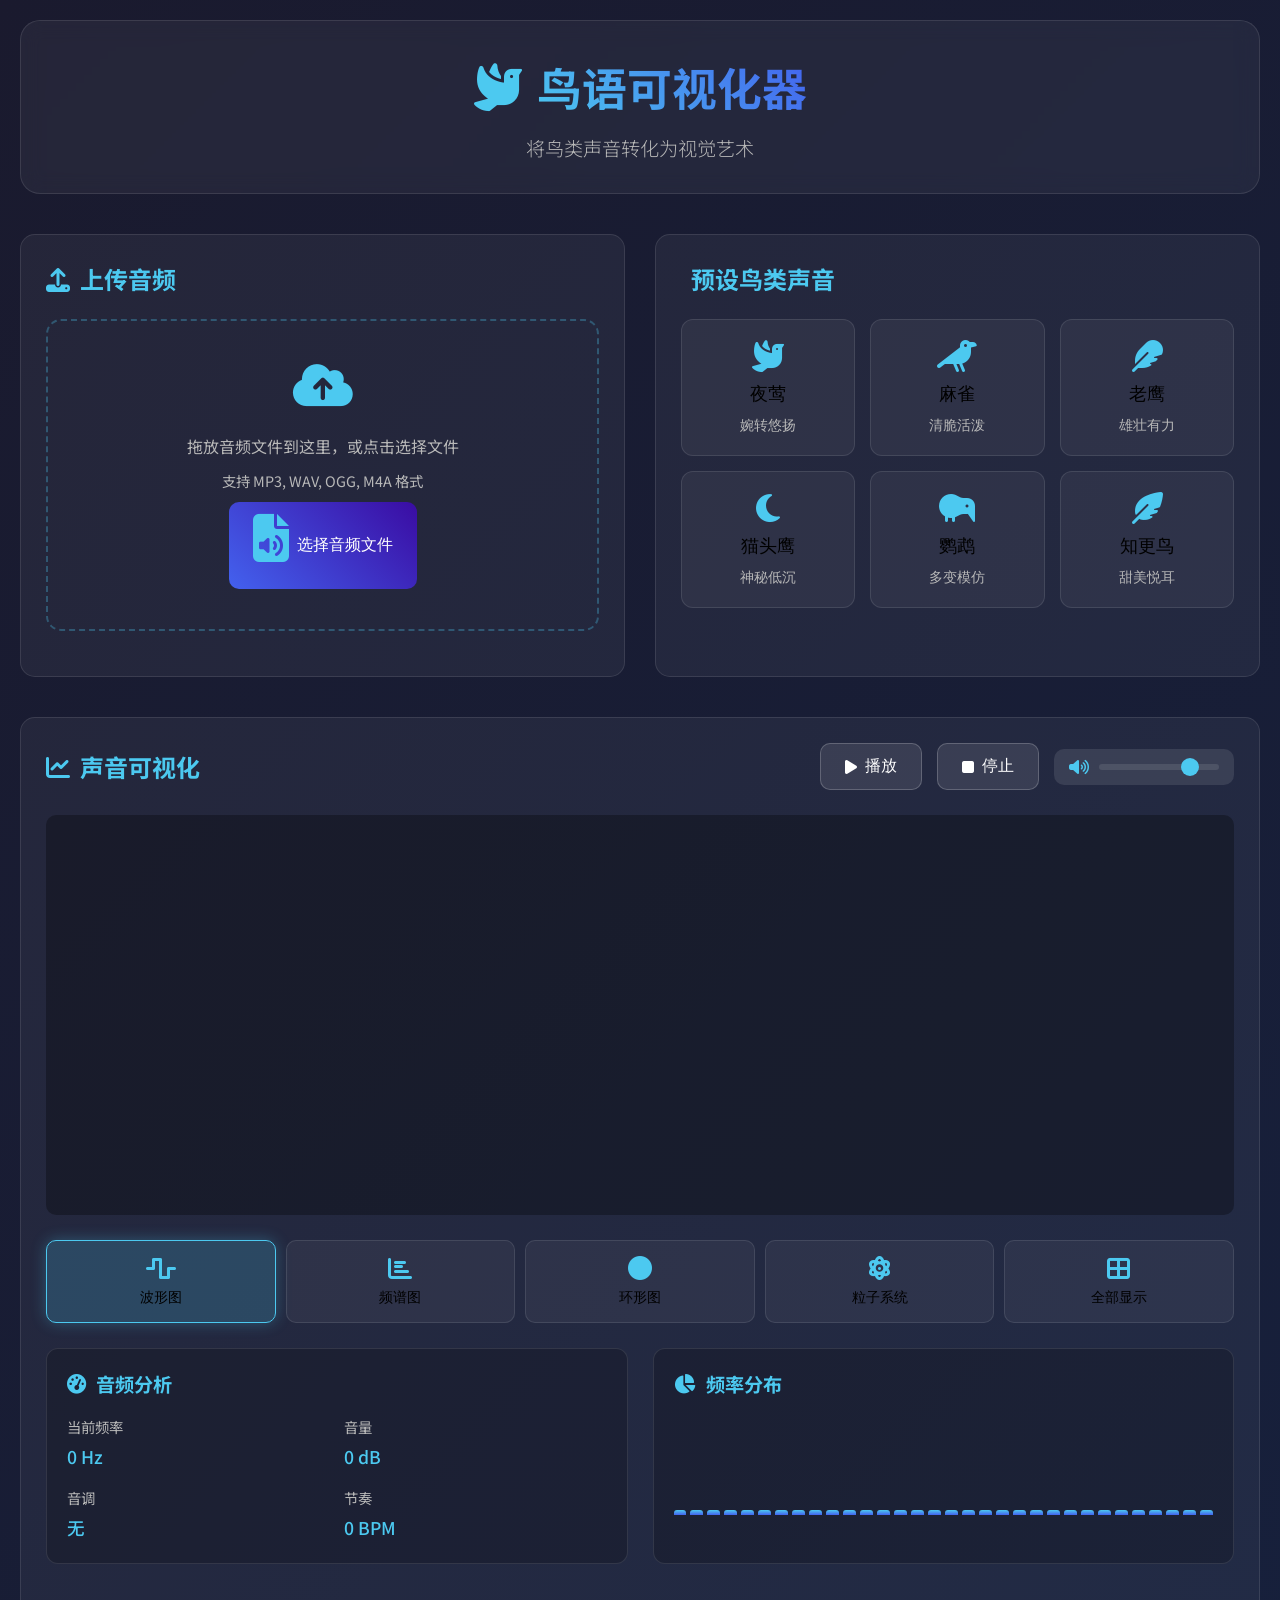
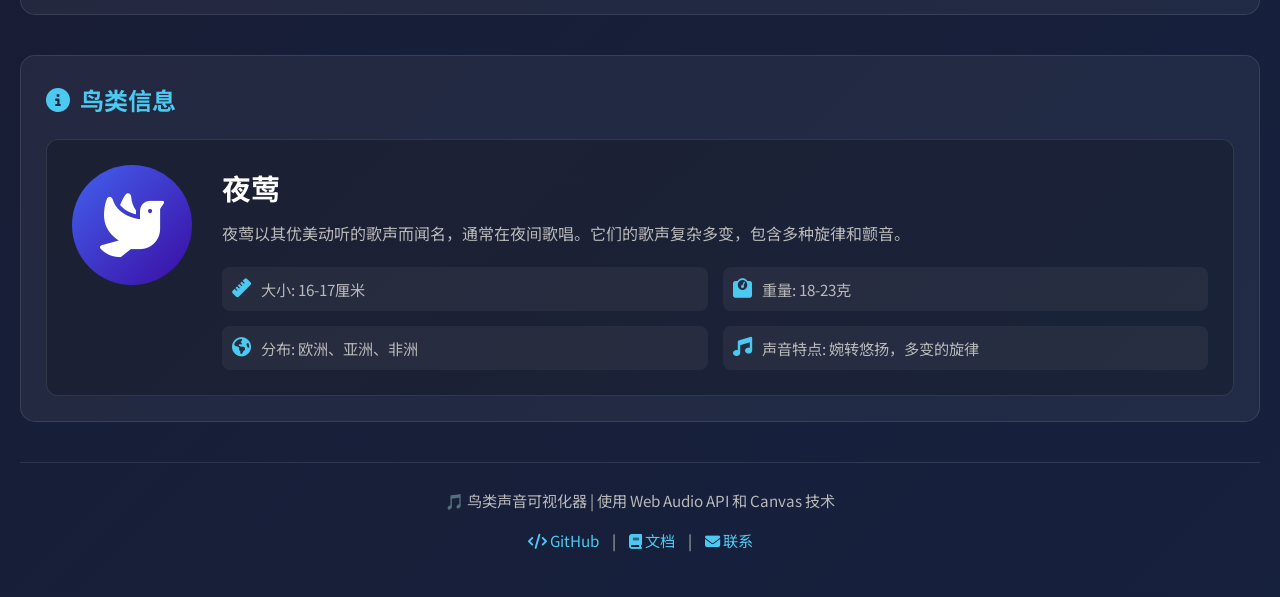
<file: index.html>
<!DOCTYPE html>
<html lang="zh-CN">
<head>
    <meta charset="UTF-8">
    <meta name="viewport" content="width=device-width, initial-scale=1.0">
    <title>鸟类声音可视化 - 鸟语可视化器</title>
    <link rel="stylesheet" href="style.css">
    <link rel="stylesheet" href="https://cdnjs.cloudflare.com/ajax/libs/font-awesome/6.4.0/css/all.min.css">
    <link href="https://fonts.googleapis.com/css2?family=Noto+Sans+SC:wght@300;400;500;700&display=swap" rel="stylesheet">
</head>
<body>
    <div class="container">
        <!-- 头部 -->
        <header class="header">
            <div class="logo">
                <i class="fas fa-dove"></i>
                <h1>鸟语可视化器</h1>
            </div>
            <p class="subtitle">将鸟类声音转化为视觉艺术</p>
        </header>

        <!-- 主内容区 -->
        <main class="main-content">
            <!-- 控制面板 -->
            <div class="control-panel">
                <div class="upload-section">
                    <h2><i class="fas fa-upload"></i> 上传音频</h2>
                    <div class="upload-area" id="uploadArea">
                        <i class="fas fa-cloud-upload-alt"></i>
                        <p>拖放音频文件到这里，或点击选择文件</p>
                        <p class="file-types">支持 MP3, WAV, OGG, M4A 格式</p>
                        <input type="file" id="fileInput" accept="audio/*" hidden>
                        <button class="btn btn-primary" onclick="document.getElementById('fileInput').click()">
                            <i class="fas fa-file-audio"></i> 选择音频文件
                        </button>
                    </div>
                    <div class="file-info" id="fileInfo" style="display: none;">
                        <p><i class="fas fa-music"></i> 已选择: <span id="fileName"></span></p>
                        <p><i class="fas fa-clock"></i> 时长: <span id="fileDuration"></span></p>
                        <p><i class="fas fa-hdd"></i> 大小: <span id="fileSize"></span></p>
                    </div>
                </div>

                <div class="preset-sounds">
                    <h2><i class="fas fa-bird"></i> 预设鸟类声音</h2>
                    <div class="sound-grid">
                        <button class="sound-btn" data-src="nightingale" onclick="loadPresetSound('nightingale')">
                            <i class="fas fa-dove"></i>
                            <span>夜莺</span>
                            <small>婉转悠扬</small>
                        </button>
                        <button class="sound-btn" data-src="sparrow" onclick="loadPresetSound('sparrow')">
                            <i class="fas fa-crow"></i>
                            <span>麻雀</span>
                            <small>清脆活泼</small>
                        </button>
                        <button class="sound-btn" data-src="eagle" onclick="loadPresetSound('eagle')">
                            <i class="fas fa-feather"></i>
                            <span>老鹰</span>
                            <small>雄壮有力</small>
                        </button>
                        <button class="sound-btn" data-src="owl" onclick="loadPresetSound('owl')">
                            <i class="fas fa-moon"></i>
                            <span>猫头鹰</span>
                            <small>神秘低沉</small>
                        </button>
                        <button class="sound-btn" data-src="parrot" onclick="loadPresetSound('parrot')">
                            <i class="fas fa-kiwi-bird"></i>
                            <span>鹦鹉</span>
                            <small>多变模仿</small>
                        </button>
                        <button class="sound-btn" data-src="robin" onclick="loadPresetSound('robin')">
                            <i class="fas fa-feather-alt"></i>
                            <span>知更鸟</span>
                            <small>甜美悦耳</small>
                        </button>
                    </div>
                </div>
            </div>

            <!-- 可视化区域 -->
            <div class="visualization-section">
                <div class="viz-header">
                    <h2><i class="fas fa-chart-line"></i> 声音可视化</h2>
                    <div class="viz-controls">
                        <button class="btn btn-secondary" id="playBtn" onclick="togglePlay()">
                            <i class="fas fa-play"></i> 播放
                        </button>
                        <button class="btn btn-secondary" onclick="stopAudio()">
                            <i class="fas fa-stop"></i> 停止
                        </button>
                        <div class="volume-control">
                            <i class="fas fa-volume-up"></i>
                            <input type="range" id="volumeSlider" min="0" max="100" value="80" oninput="changeVolume(this.value)">
                        </div>
                    </div>
                </div>

                <!-- 可视化画布 -->
                <div class="viz-canvas-container">
                    <canvas id="waveformCanvas"></canvas>
                    <canvas id="spectrumCanvas"></canvas>
                    <canvas id="circularCanvas"></canvas>
                    <canvas id="particleCanvas"></canvas>
                </div>

                <!-- 可视化模式选择 -->
                <div class="viz-mode-selector">
                    <button class="mode-btn active" data-mode="waveform" onclick="setVisualizationMode('waveform')">
                        <i class="fas fa-wave-square"></i>
                        <span>波形图</span>
                    </button>
                    <button class="mode-btn" data-mode="spectrum" onclick="setVisualizationMode('spectrum')">
                        <i class="fas fa-chart-bar"></i>
                        <span>频谱图</span>
                    </button>
                    <button class="mode-btn" data-mode="circular" onclick="setVisualizationMode('circular')">
                        <i class="fas fa-circle"></i>
                        <span>环形图</span>
                    </button>
                    <button class="mode-btn" data-mode="particle" onclick="setVisualizationMode('particle')">
                        <i class="fas fa-atom"></i>
                        <span>粒子系统</span>
                    </button>
                    <button class="mode-btn" data-mode="all" onclick="setVisualizationMode('all')">
                        <i class="fas fa-th-large"></i>
                        <span>全部显示</span>
                    </button>
                </div>

                <!-- 音频分析信息 -->
                <div class="audio-info">
                    <div class="info-card">
                        <h3><i class="fas fa-tachometer-alt"></i> 音频分析</h3>
                        <div class="info-grid">
                            <div class="info-item">
                                <span class="info-label">当前频率</span>
                                <span class="info-value" id="currentFreq">0 Hz</span>
                            </div>
                            <div class="info-item">
                                <span class="info-label">音量</span>
                                <span class="info-value" id="currentVolume">0 dB</span>
                            </div>
                            <div class="info-item">
                                <span class="info-label">音调</span>
                                <span class="info-value" id="currentPitch">无</span>
                            </div>
                            <div class="info-item">
                                <span class="info-label">节奏</span>
                                <span class="info-value" id="currentTempo">0 BPM</span>
                            </div>
                        </div>
                    </div>

                    <div class="info-card">
                        <h3><i class="fas fa-chart-pie"></i> 频率分布</h3>
                        <div class="frequency-bars" id="frequencyBars">
                            <!-- 频率条将通过JavaScript动态生成 -->
                        </div>
                    </div>
                </div>
            </div>

            <!-- 鸟类信息 -->
            <div class="bird-info-section">
                <h2><i class="fas fa-info-circle"></i> 鸟类信息</h2>
                <div class="bird-info-card" id="birdInfo">
                    <div class="bird-image">
                        <i class="fas fa-dove"></i>
                    </div>
                    <div class="bird-details">
                        <h3 id="birdName">选择一种鸟类</h3>
                        <p id="birdDescription">点击上面的鸟类按钮查看详细信息</p>
                        <div class="bird-stats">
                            <div class="stat">
                                <i class="fas fa-ruler"></i>
                                <span>大小: <span id="birdSize">-</span></span>
                            </div>
                            <div class="stat">
                                <i class="fas fa-weight"></i>
                                <span>重量: <span id="birdWeight">-</span></span>
                            </div>
                            <div class="stat">
                                <i class="fas fa-globe-americas"></i>
                                <span>分布: <span id="birdHabitat">-</span></span>
                            </div>
                            <div class="stat">
                                <i class="fas fa-music"></i>
                                <span>声音特点: <span id="birdSoundChar">-</span></span>
                            </div>
                        </div>
                    </div>
                </div>
            </div>
        </main>

        <!-- 底部 -->
        <footer class="footer">
            <p>🎵 鸟类声音可视化器 | 使用 Web Audio API 和 Canvas 技术</p>
            <p class="footer-links">
                <a href="#"><i class="fas fa-code"></i> GitHub</a> | 
                <a href="#"><i class="fas fa-book"></i> 文档</a> | 
                <a href="#"><i class="fas fa-envelope"></i> 联系</a>
            </p>
        </footer>
    </div>

    <!-- 音频播放器（隐藏） -->
    <audio id="audioPlayer" controls style="display: none;"></audio>

    <!-- JavaScript -->
    <script src="visualizer.js"></script>
</body>
</html>
</file>
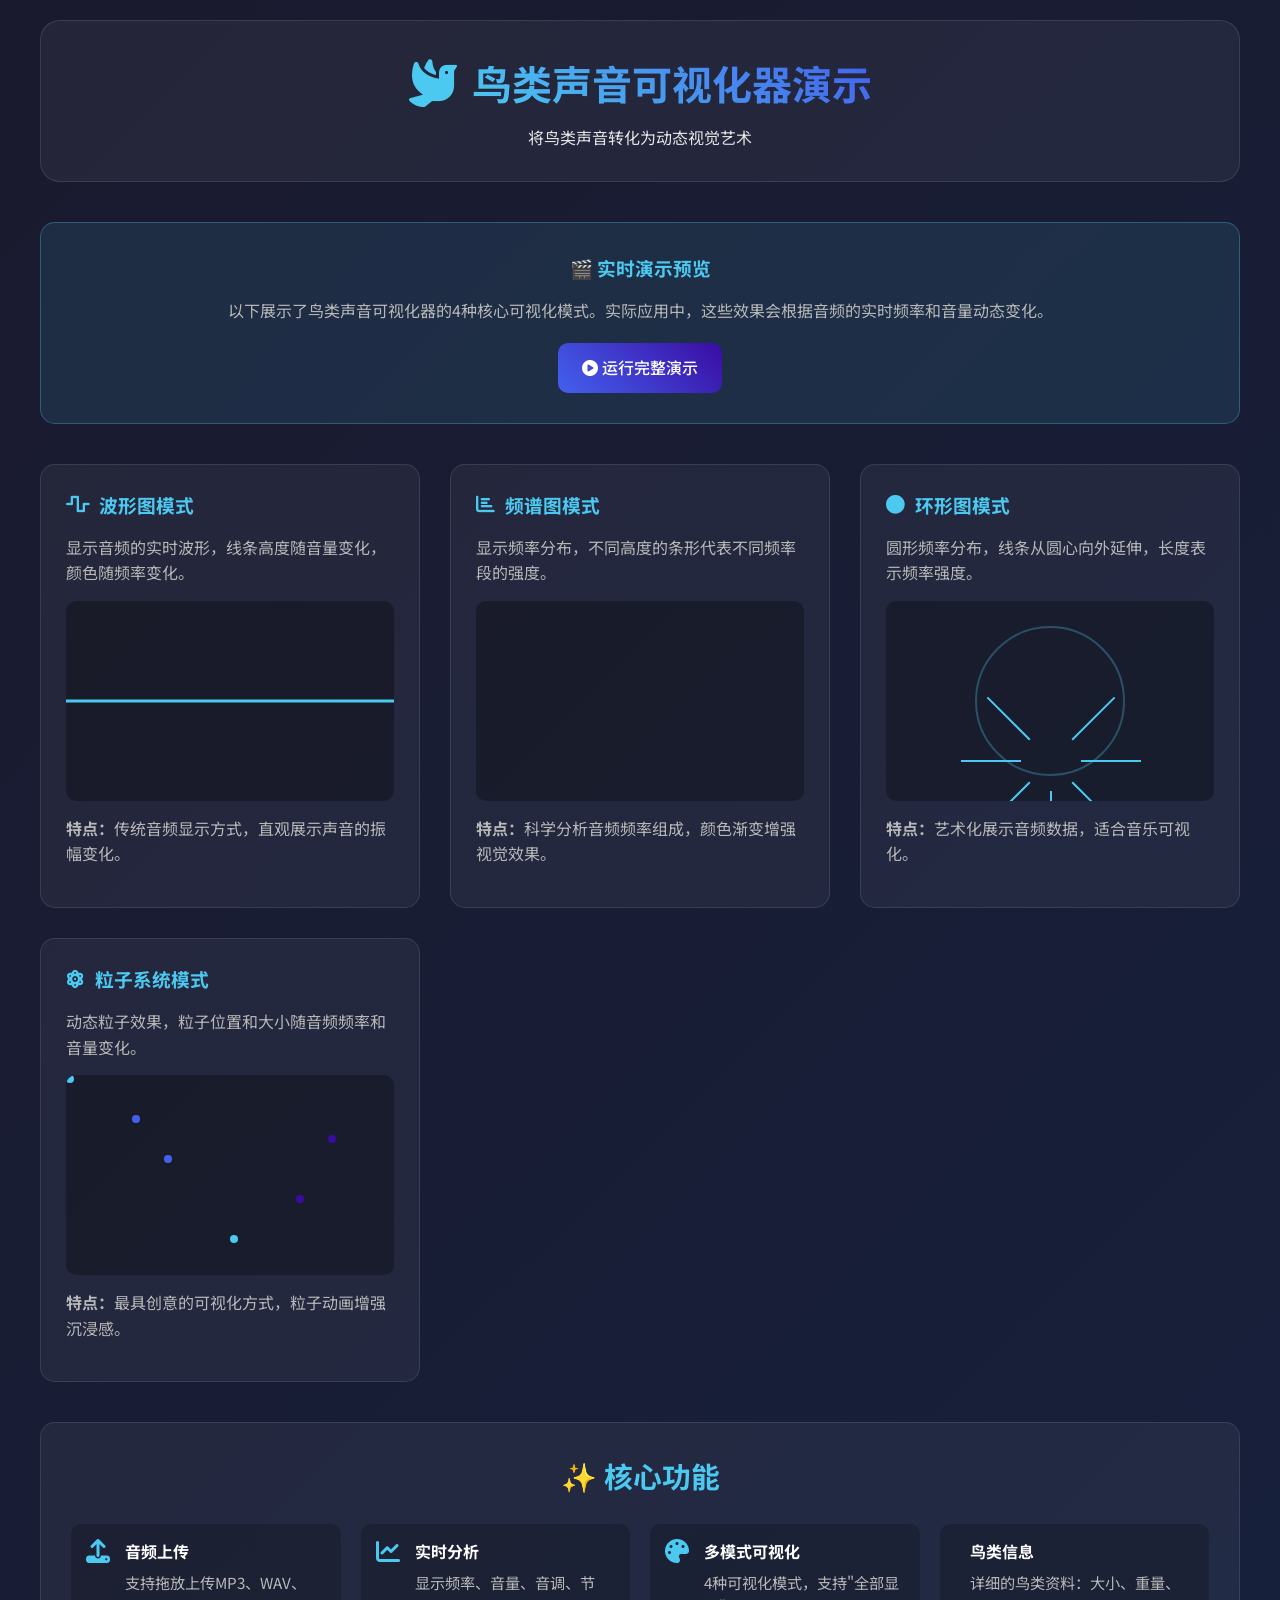
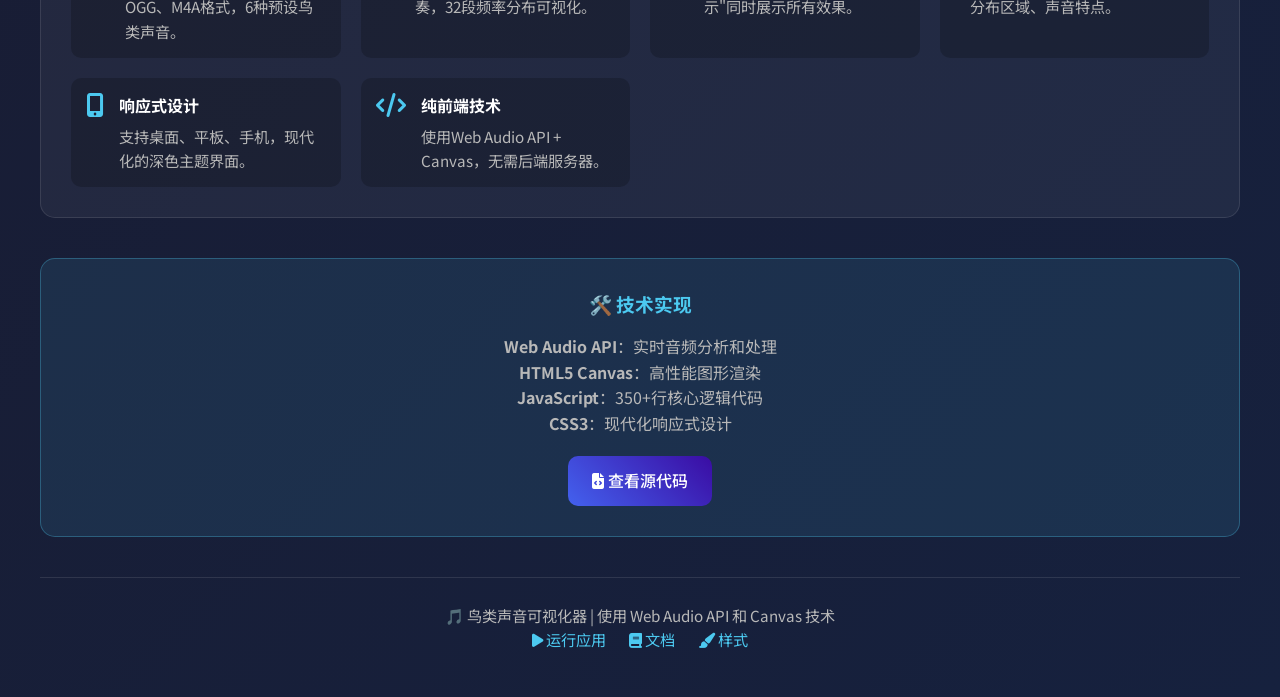
<file: demo_preview.html>
<!DOCTYPE html>
<html lang="zh-CN">
<head>
    <meta charset="UTF-8">
    <meta name="viewport" content="width=device-width, initial-scale=1.0">
    <title>鸟类声音可视化器演示预览</title>
    <style>
        * {
            margin: 0;
            padding: 0;
            box-sizing: border-box;
        }
        
        body {
            font-family: 'Noto Sans SC', sans-serif;
            background: linear-gradient(135deg, #1a1a2e 0%, #16213e 100%);
            color: #e6e6e6;
            line-height: 1.6;
            padding: 20px;
        }
        
        .container {
            max-width: 1200px;
            margin: 0 auto;
        }
        
        .header {
            text-align: center;
            margin-bottom: 40px;
            padding: 30px;
            background: rgba(255, 255, 255, 0.05);
            border-radius: 20px;
            border: 1px solid rgba(255, 255, 255, 0.1);
        }
        
        .logo {
            display: flex;
            align-items: center;
            justify-content: center;
            gap: 15px;
            margin-bottom: 10px;
        }
        
        .logo i {
            font-size: 3rem;
            color: #4cc9f0;
        }
        
        .logo h1 {
            font-size: 2.5rem;
            background: linear-gradient(45deg, #4cc9f0, #4361ee);
            -webkit-background-clip: text;
            -webkit-text-fill-color: transparent;
            background-clip: text;
        }
        
        .demo-grid {
            display: grid;
            grid-template-columns: repeat(auto-fit, minmax(300px, 1fr));
            gap: 30px;
            margin-bottom: 40px;
        }
        
        .demo-card {
            background: rgba(255, 255, 255, 0.05);
            border-radius: 15px;
            padding: 25px;
            border: 1px solid rgba(255, 255, 255, 0.1);
            transition: transform 0.3s ease;
        }
        
        .demo-card:hover {
            transform: translateY(-5px);
            border-color: #4cc9f0;
        }
        
        .demo-card h3 {
            color: #4cc9f0;
            margin-bottom: 15px;
            display: flex;
            align-items: center;
            gap: 10px;
        }
        
        .demo-card p {
            color: #b8b8b8;
            margin-bottom: 15px;
        }
        
        .visualization-preview {
            height: 200px;
            background: rgba(0, 0, 0, 0.3);
            border-radius: 10px;
            margin: 15px 0;
            display: flex;
            align-items: center;
            justify-content: center;
            overflow: hidden;
        }
        
        .wave-preview {
            position: relative;
            width: 100%;
            height: 100%;
        }
        
        .wave-line {
            position: absolute;
            width: 100%;
            height: 3px;
            background: #4cc9f0;
            top: 50%;
            transform: translateY(-50%);
            animation: wave 3s infinite linear;
        }
        
        @keyframes wave {
            0% { transform: translateY(-50%) scaleY(1); }
            50% { transform: translateY(-50%) scaleY(2); }
            100% { transform: translateY(-50%) scaleY(1); }
        }
        
        .spectrum-preview {
            display: flex;
            align-items: flex-end;
            justify-content: center;
            height: 100%;
            gap: 3px;
            padding: 20px;
        }
        
        .spectrum-bar {
            width: 10px;
            background: linear-gradient(to top, #4361ee, #4cc9f0);
            border-radius: 3px 3px 0 0;
            animation: spectrum 1.5s infinite ease-in-out;
        }
        
        @keyframes spectrum {
            0%, 100% { height: 30px; }
            50% { height: 150px; }
        }
        
        .spectrum-bar:nth-child(2) { animation-delay: 0.1s; }
        .spectrum-bar:nth-child(3) { animation-delay: 0.2s; }
        .spectrum-bar:nth-child(4) { animation-delay: 0.3s; }
        .spectrum-bar:nth-child(5) { animation-delay: 0.4s; }
        .spectrum-bar:nth-child(6) { animation-delay: 0.5s; }
        
        .circular-preview {
            position: relative;
            width: 150px;
            height: 150px;
        }
        
        .circular-ring {
            position: absolute;
            width: 100%;
            height: 100%;
            border: 2px solid rgba(76, 201, 240, 0.3);
            border-radius: 50%;
            animation: rotate 10s infinite linear;
        }
        
        .circular-line {
            position: absolute;
            width: 2px;
            height: 60px;
            background: #4cc9f0;
            left: 50%;
            top: 50%;
            transform-origin: bottom center;
            animation: pulse 2s infinite ease-in-out;
        }
        
        @keyframes rotate {
            0% { transform: rotate(0deg); }
            100% { transform: rotate(360deg); }
        }
        
        @keyframes pulse {
            0%, 100% { height: 60px; opacity: 0.5; }
            50% { height: 100px; opacity: 1; }
        }
        
        .circular-line:nth-child(2) { transform: rotate(45deg) translateY(-50%); animation-delay: 0.1s; }
        .circular-line:nth-child(3) { transform: rotate(90deg) translateY(-50%); animation-delay: 0.2s; }
        .circular-line:nth-child(4) { transform: rotate(135deg) translateY(-50%); animation-delay: 0.3s; }
        .circular-line:nth-child(5) { transform: rotate(180deg) translateY(-50%); animation-delay: 0.4s; }
        .circular-line:nth-child(6) { transform: rotate(225deg) translateY(-50%); animation-delay: 0.5s; }
        .circular-line:nth-child(7) { transform: rotate(270deg) translateY(-50%); animation-delay: 0.6s; }
        .circular-line:nth-child(8) { transform: rotate(315deg) translateY(-50%); animation-delay: 0.7s; }
        
        .particle-preview {
            position: relative;
            width: 100%;
            height: 100%;
        }
        
        .particle {
            position: absolute;
            width: 8px;
            height: 8px;
            background: #4cc9f0;
            border-radius: 50%;
            animation: particle 3s infinite ease-in-out;
        }
        
        @keyframes particle {
            0%, 100% { transform: translate(0, 0); opacity: 0.3; }
            25% { transform: translate(50px, -30px); opacity: 0.7; }
            50% { transform: translate(0, -60px); opacity: 1; }
            75% { transform: translate(-50px, -30px); opacity: 0.7; }
        }
        
        .particle:nth-child(2) { left: 30%; top: 40%; animation-delay: 0.5s; background: #4361ee; }
        .particle:nth-child(3) { left: 70%; top: 60%; animation-delay: 1s; background: #3a0ca3; }
        .particle:nth-child(4) { left: 50%; top: 80%; animation-delay: 1.5s; background: #4cc9f0; }
        .particle:nth-child(5) { left: 20%; top: 20%; animation-delay: 2s; background: #4361ee; }
        .particle:nth-child(6) { left: 80%; top: 30%; animation-delay: 2.5s; background: #3a0ca3; }
        
        .features {
            background: rgba(255, 255, 255, 0.05);
            border-radius: 15px;
            padding: 30px;
            margin-bottom: 40px;
            border: 1px solid rgba(255, 255, 255, 0.1);
        }
        
        .features h2 {
            color: #4cc9f0;
            margin-bottom: 25px;
            text-align: center;
            font-size: 1.8rem;
        }
        
        .feature-list {
            display: grid;
            grid-template-columns: repeat(auto-fit, minmax(250px, 1fr));
            gap: 20px;
        }
        
        .feature-item {
            display: flex;
            align-items: flex-start;
            gap: 15px;
            padding: 15px;
            background: rgba(0, 0, 0, 0.2);
            border-radius: 10px;
        }
        
        .feature-item i {
            color: #4cc9f0;
            font-size: 1.5rem;
            flex-shrink: 0;
        }
        
        .feature-text h4 {
            color: white;
            margin-bottom: 5px;
        }
        
        .feature-text p {
            color: #b8b8b8;
            font-size: 0.95rem;
        }
        
        .demo-info {
            text-align: center;
            padding: 30px;
            background: rgba(76, 201, 240, 0.1);
            border-radius: 15px;
            border: 1px solid rgba(76, 201, 240, 0.3);
            margin-bottom: 40px;
        }
        
        .demo-info h3 {
            color: #4cc9f0;
            margin-bottom: 15px;
        }
        
        .demo-info p {
            color: #b8b8b8;
            margin-bottom: 20px;
        }
        
        .btn {
            display: inline-block;
            padding: 12px 24px;
            background: linear-gradient(45deg, #4361ee, #3a0ca3);
            color: white;
            text-decoration: none;
            border-radius: 10px;
            font-weight: 500;
            transition: all 0.3s ease;
            border: none;
            cursor: pointer;
        }
        
        .btn:hover {
            transform: translateY(-2px);
            box-shadow: 0 10px 20px rgba(67, 97, 238, 0.3);
        }
        
        .footer {
            text-align: center;
            padding: 25px 0;
            color: #b8b8b8;
            font-size: 0.95rem;
            border-top: 1px solid rgba(255, 255, 255, 0.1);
        }
        
        .footer-links a {
            color: #4cc9f0;
            text-decoration: none;
            margin: 0 10px;
        }
        
        .footer-links a:hover {
            text-decoration: underline;
        }
    </style>
    <link rel="stylesheet" href="https://cdnjs.cloudflare.com/ajax/libs/font-awesome/6.4.0/css/all.min.css">
    <link href="https://fonts.googleapis.com/css2?family=Noto+Sans+SC:wght@300;400;500;700&display=swap" rel="stylesheet">
</head>
<body>
    <div class="container">
        <!-- 头部 -->
        <header class="header">
            <div class="logo">
                <i class="fas fa-dove"></i>
                <h1>鸟类声音可视化器演示</h1>
            </div>
            <p class="subtitle">将鸟类声音转化为动态视觉艺术</p>
        </header>

        <!-- 演示信息 -->
        <div class="demo-info">
            <h3>🎬 实时演示预览</h3>
            <p>以下展示了鸟类声音可视化器的4种核心可视化模式。实际应用中，这些效果会根据音频的实时频率和音量动态变化。</p>
            <a href="index.html" class="btn">
                <i class="fas fa-play-circle"></i> 运行完整演示
            </a>
        </div>

        <!-- 可视化模式展示 -->
        <div class="demo-grid">
            <!-- 波形图演示 -->
            <div class="demo-card">
                <h3><i class="fas fa-wave-square"></i> 波形图模式</h3>
                <p>显示音频的实时波形，线条高度随音量变化，颜色随频率变化。</p>
                <div class="visualization-preview">
                    <div class="wave-preview">
                        <div class="wave-line"></div>
                    </div>
                </div>
                <p><strong>特点：</strong>传统音频显示方式，直观展示声音的振幅变化。</p>
            </div>

            <!-- 频谱图演示 -->
            <div class="demo-card">
                <h3><i class="fas fa-chart-bar"></i> 频谱图模式</h3>
                <p>显示频率分布，不同高度的条形代表不同频率段的强度。</p>
                <div class="visualization-preview">
                    <div class="spectrum-preview">
                        <div class="spectrum-bar"></div>
                        <div class="spectrum-bar"></div>
                        <div class="spectrum-bar"></div>
                        <div class="spectrum-bar"></div>
                        <div class="spectrum-bar"></div>
                        <div class="spectrum-bar"></div>
                    </div>
                </div>
                <p><strong>特点：</strong>科学分析音频频率组成，颜色渐变增强视觉效果。</p>
            </div>

            <!-- 环形图演示 -->
            <div class="demo-card">
                <h3><i class="fas fa-circle"></i> 环形图模式</h3>
                <p>圆形频率分布，线条从圆心向外延伸，长度表示频率强度。</p>
                <div class="visualization-preview">
                    <div class="circular-preview">
                        <div class="circular-ring"></div>
                        <div class="circular-line"></div>
                        <div class="circular-line"></div>
                        <div class="circular-line"></div>
                        <div class="circular-line"></div>
                        <div class="circular-line"></div>
                        <div class="circular-line"></div>
                        <div class="circular-line"></div>
                    </div>
                </div>
                <p><strong>特点：</strong>艺术化展示音频数据，适合音乐可视化。</p>
            </div>

            <!-- 粒子系统演示 -->
            <div class="demo-card">
                <h3><i class="fas fa-atom"></i> 粒子系统模式</h3>
                <p>动态粒子效果，粒子位置和大小随音频频率和音量变化。</p>
                <div class="visualization-preview">
                    <div class="particle-preview">
                        <div class="particle"></div>
                        <div class="particle"></div>
                        <div class="particle"></div>
                        <div class="particle"></div>
                        <div class="particle"></div>
                        <div class="particle"></div>
                    </div>
                </div>
                <p><strong>特点：</strong>最具创意的可视化方式，粒子动画增强沉浸感。</p>
            </div>
        </div>

        <!-- 功能特性 -->
        <div class="features">
            <h2>✨ 核心功能</h2>
            <div class="feature-list">
                <div class="feature-item">
                    <i class="fas fa-upload"></i>
                    <div class="feature-text">
                        <h4>音频上传</h4>
                        <p>支持拖放上传MP3、WAV、OGG、M4A格式，6种预设鸟类声音。</p>
                    </div>
                </div>
                <div class="feature-item">
                    <i class="fas fa-chart-line"></i>
                    <div class="feature-text">
                        <h4>实时分析</h4>
                        <p>显示频率、音量、音调、节奏，32段频率分布可视化。</p>
                    </div>
                </div>
                <div class="feature-item">
                    <i class="fas fa-palette"></i>
                    <div class="feature-text">
                        <h4>多模式可视化</h4>
                        <p>4种可视化模式，支持"全部显示"同时展示所有效果。</p>
                    </div>
                </div>
                <div class="feature-item">
                    <i class="fas fa-bird"></i>
                    <div class="feature-text">
                        <h4>鸟类信息</h4>
                        <p>详细的鸟类资料：大小、重量、分布区域、声音特点。</p>
                    </div>
                </div>
                <div class="feature-item">
                    <i class="fas fa-mobile-alt"></i>
                    <div class="feature-text">
                        <h4>响应式设计</h4>
                        <p>支持桌面、平板、手机，现代化的深色主题界面。</p>
                    </div>
                </div>
                <div class="feature-item">
                    <i class="fas fa-code"></i>
                    <div class="feature-text">
                        <h4>纯前端技术</h4>
                        <p>使用Web Audio API + Canvas，无需后端服务器。</p>
                    </div>
                </div>
            </div>
        </div>

        <!-- 技术信息 -->
        <div class="demo-info">
            <h3>🛠️ 技术实现</h3>
            <p><strong>Web Audio API</strong>：实时音频分析和处理<br>
               <strong>HTML5 Canvas</strong>：高性能图形渲染<br>
               <strong>JavaScript</strong>：350+行核心逻辑代码<br>
               <strong>CSS3</strong>：现代化响应式设计</p>
            <a href="visualizer.js" class="btn">
                <i class="fas fa-file-code"></i> 查看源代码
            </a>
        </div>

        <!-- 底部 -->
        <footer class="footer">
            <p>🎵 鸟类声音可视化器 | 使用 Web Audio API 和 Canvas 技术</p>
            <div class="footer-links">
                <a href="index.html"><i class="fas fa-play"></i> 运行应用</a>
                <a href="README.md"><i class="fas fa-book"></i> 文档</a>
                <a href="style.css"><i class="fas fa-paint-brush"></i> 样式</a>
            </div>
        </footer>
    </div>

    <script>
        // 添加一些交互效果
        document.addEventListener('DOMContentLoaded', function() {
            // 为演示卡片添加点击效果
            const cards = document.querySelectorAll('.demo-card');
            cards.forEach(card => {
                card.addEventListener('click', function() {
                    this.style.transform = 'scale(0.98)';
                    setTimeout(() => {
                        this.style.transform = '';
                    }, 150);
                });
            });
            
            // 模拟音频数据变化
            function updateVisualizations() {
                // 这里可以添加更复杂的动画逻辑
                console.log("可视化演示运行中...");
            }
            
            // 每3秒更新一次
            setInterval(updateVisualizations, 3000);
        });
    </script>
</body>
</html>
</file>
<file: style.css>
/* 基础样式 */
* {
    margin: 0;
    padding: 0;
    box-sizing: border-box;
}

body {
    font-family: 'Noto Sans SC', sans-serif;
    background: linear-gradient(135deg, #1a1a2e 0%, #16213e 100%);
    color: #e6e6e6;
    min-height: 100vh;
    line-height: 1.6;
}

.container {
    max-width: 1400px;
    margin: 0 auto;
    padding: 20px;
}

/* 头部样式 */
.header {
    text-align: center;
    margin-bottom: 40px;
    padding: 30px 0;
    background: rgba(255, 255, 255, 0.05);
    border-radius: 20px;
    backdrop-filter: blur(10px);
    border: 1px solid rgba(255, 255, 255, 0.1);
}

.logo {
    display: flex;
    align-items: center;
    justify-content: center;
    gap: 15px;
    margin-bottom: 10px;
}

.logo i {
    font-size: 3rem;
    color: #4cc9f0;
    animation: float 3s ease-in-out infinite;
}

@keyframes float {
    0%, 100% { transform: translateY(0); }
    50% { transform: translateY(-10px); }
}

.logo h1 {
    font-size: 2.8rem;
    background: linear-gradient(45deg, #4cc9f0, #4361ee);
    -webkit-background-clip: text;
    -webkit-text-fill-color: transparent;
    background-clip: text;
}

.subtitle {
    font-size: 1.2rem;
    color: #b8b8b8;
    font-weight: 300;
}

/* 按钮样式 */
.btn {
    padding: 12px 24px;
    border: none;
    border-radius: 10px;
    font-size: 1rem;
    font-weight: 500;
    cursor: pointer;
    transition: all 0.3s ease;
    display: inline-flex;
    align-items: center;
    gap: 8px;
}

.btn-primary {
    background: linear-gradient(45deg, #4361ee, #3a0ca3);
    color: white;
}

.btn-primary:hover {
    transform: translateY(-2px);
    box-shadow: 0 10px 20px rgba(67, 97, 238, 0.3);
}

.btn-secondary {
    background: rgba(255, 255, 255, 0.1);
    color: white;
    border: 1px solid rgba(255, 255, 255, 0.2);
}

.btn-secondary:hover {
    background: rgba(255, 255, 255, 0.2);
    transform: translateY(-2px);
}

/* 控制面板 */
.control-panel {
    display: grid;
    grid-template-columns: 1fr 1fr;
    gap: 30px;
    margin-bottom: 40px;
}

@media (max-width: 992px) {
    .control-panel {
        grid-template-columns: 1fr;
    }
}

.upload-section, .preset-sounds {
    background: rgba(255, 255, 255, 0.05);
    border-radius: 15px;
    padding: 25px;
    border: 1px solid rgba(255, 255, 255, 0.1);
}

.upload-section h2, .preset-sounds h2 {
    color: #4cc9f0;
    margin-bottom: 20px;
    font-size: 1.5rem;
    display: flex;
    align-items: center;
    gap: 10px;
}

.upload-area {
    border: 2px dashed rgba(76, 201, 240, 0.3);
    border-radius: 15px;
    padding: 40px 20px;
    text-align: center;
    cursor: pointer;
    transition: all 0.3s ease;
    margin-bottom: 20px;
}

.upload-area:hover {
    border-color: #4cc9f0;
    background: rgba(76, 201, 240, 0.05);
}

.upload-area i {
    font-size: 3rem;
    color: #4cc9f0;
    margin-bottom: 15px;
}

.upload-area p {
    margin: 10px 0;
    color: #b8b8b8;
}

.file-types {
    font-size: 0.9rem;
    color: #888;
}

.file-info {
    background: rgba(0, 0, 0, 0.2);
    padding: 15px;
    border-radius: 10px;
    margin-top: 20px;
}

.file-info p {
    margin: 5px 0;
    display: flex;
    align-items: center;
    gap: 10px;
}

/* 预设声音按钮 */
.sound-grid {
    display: grid;
    grid-template-columns: repeat(3, 1fr);
    gap: 15px;
}

@media (max-width: 768px) {
    .sound-grid {
        grid-template-columns: repeat(2, 1fr);
    }
}

.sound-btn {
    background: rgba(255, 255, 255, 0.05);
    border: 1px solid rgba(255, 255, 255, 0.1);
    border-radius: 12px;
    padding: 20px 15px;
    text-align: center;
    cursor: pointer;
    transition: all 0.3s ease;
    display: flex;
    flex-direction: column;
    align-items: center;
    gap: 10px;
}

.sound-btn:hover {
    background: rgba(76, 201, 240, 0.1);
    transform: translateY(-3px);
    border-color: #4cc9f0;
}

.sound-btn i {
    font-size: 2rem;
    color: #4cc9f0;
}

.sound-btn span {
    font-weight: 500;
    font-size: 1.1rem;
}

.sound-btn small {
    font-size: 0.9rem;
    color: #b8b8b8;
}

/* 可视化区域 */
.visualization-section {
    background: rgba(255, 255, 255, 0.05);
    border-radius: 15px;
    padding: 25px;
    margin-bottom: 40px;
    border: 1px solid rgba(255, 255, 255, 0.1);
}

.viz-header {
    display: flex;
    justify-content: space-between;
    align-items: center;
    margin-bottom: 25px;
    flex-wrap: wrap;
    gap: 15px;
}

.viz-header h2 {
    color: #4cc9f0;
    font-size: 1.5rem;
    display: flex;
    align-items: center;
    gap: 10px;
}

.viz-controls {
    display: flex;
    gap: 15px;
    align-items: center;
    flex-wrap: wrap;
}

.volume-control {
    display: flex;
    align-items: center;
    gap: 10px;
    background: rgba(255, 255, 255, 0.1);
    padding: 10px 15px;
    border-radius: 10px;
}

.volume-control i {
    color: #4cc9f0;
}

.volume-control input[type="range"] {
    width: 120px;
    height: 6px;
    -webkit-appearance: none;
    background: rgba(255, 255, 255, 0.1);
    border-radius: 3px;
    outline: none;
}

.volume-control input[type="range"]::-webkit-slider-thumb {
    -webkit-appearance: none;
    width: 18px;
    height: 18px;
    background: #4cc9f0;
    border-radius: 50%;
    cursor: pointer;
}

/* 可视化画布容器 */
.viz-canvas-container {
    position: relative;
    width: 100%;
    height: 400px;
    background: rgba(0, 0, 0, 0.3);
    border-radius: 10px;
    overflow: hidden;
    margin-bottom: 25px;
}

.viz-canvas-container canvas {
    position: absolute;
    top: 0;
    left: 0;
    width: 100%;
    height: 100%;
}

/* 可视化模式选择器 */
.viz-mode-selector {
    display: flex;
    gap: 10px;
    margin-bottom: 25px;
    flex-wrap: wrap;
}

.mode-btn {
    flex: 1;
    min-width: 120px;
    background: rgba(255, 255, 255, 0.05);
    border: 1px solid rgba(255, 255, 255, 0.1);
    border-radius: 10px;
    padding: 15px;
    text-align: center;
    cursor: pointer;
    transition: all 0.3s ease;
    display: flex;
    flex-direction: column;
    align-items: center;
    gap: 8px;
}

.mode-btn:hover {
    background: rgba(76, 201, 240, 0.1);
}

.mode-btn.active {
    background: rgba(76, 201, 240, 0.2);
    border-color: #4cc9f0;
    box-shadow: 0 0 15px rgba(76, 201, 240, 0.3);
}

.mode-btn i {
    font-size: 1.5rem;
    color: #4cc9f0;
}

.mode-btn span {
    font-size: 0.9rem;
    font-weight: 500;
}

/* 音频信息 */
.audio-info {
    display: grid;
    grid-template-columns: 1fr 1fr;
    gap: 25px;
    margin-bottom: 25px;
}

@media (max-width: 768px) {
    .audio-info {
        grid-template-columns: 1fr;
    }
}

.info-card {
    background: rgba(0, 0, 0, 0.2);
    border-radius: 12px;
    padding: 20px;
    border: 1px solid rgba(255, 255, 255, 0.1);
}

.info-card h3 {
    color: #4cc9f0;
    margin-bottom: 15px;
    font-size: 1.2rem;
    display: flex;
    align-items: center;
    gap: 10px;
}

.info-grid {
    display: grid;
    grid-template-columns: 1fr 1fr;
    gap: 15px;
}

.info-item {
    display: flex;
    flex-direction: column;
    gap: 5px;
}

.info-label {
    font-size: 0.9rem;
    color: #b8b8b8;
}

.info-value {
    font-size: 1.1rem;
    font-weight: 500;
    color: #4cc9f0;
}

/* 频率条 */
.frequency-bars {
    display: flex;
    align-items: flex-end;
    height: 100px;
    gap: 4px;
    margin-top: 15px;
}

.freq-bar {
    flex: 1;
    background: linear-gradient(to top, #4361ee, #4cc9f0);
    border-radius: 3px 3px 0 0;
    min-height: 5px;
    transition: height 0.1s ease;
}

/* 鸟类信息 */
.bird-info-section {
    background: rgba(255, 255, 255, 0.05);
    border-radius: 15px;
    padding: 25px;
    margin-bottom: 40px;
    border: 1px solid rgba(255, 255, 255, 0.1);
}

.bird-info-section h2 {
    color: #4cc9f0;
    margin-bottom: 20px;
    font-size: 1.5rem;
    display: flex;
    align-items: center;
    gap: 10px;
}

.bird-info-card {
    display: flex;
    gap: 30px;
    background: rgba(0, 0, 0, 0.2);
    border-radius: 12px;
    padding: 25px;
    border: 1px solid rgba(255, 255, 255, 0.1);
}

@media (max-width: 768px) {
    .bird-info-card {
        flex-direction: column;
        text-align: center;
    }
}

.bird-image {
    flex-shrink: 0;
    width: 120px;
    height: 120px;
    background: linear-gradient(135deg, #4361ee, #3a0ca3);
    border-radius: 50%;
    display: flex;
    align-items: center;
    justify-content: center;
}

.bird-image i {
    font-size: 4rem;
    color: white;
}

.bird-details {
    flex: 1;
}

.bird-details h3 {
    color: white;
    font-size: 1.8rem;
    margin-bottom: 10px;
}

.bird-details p {
    color: #b8b8b8;
    margin-bottom: 20px;
    line-height: 1.6;
}

.bird-stats {
    display: grid;
    grid-template-columns: repeat(2, 1fr);
    gap: 15px;
}

@media (max-width: 480px) {
    .bird-stats {
        grid-template-columns: 1fr;
    }
}

.stat {
    display: flex;
    align-items: center;
    gap: 10px;
    padding: 10px;
    background: rgba(255, 255, 255, 0.05);
    border-radius: 8px;
}

.stat i {
    color: #4cc9f0;
    font-size: 1.2rem;
}

.stat span {
    color: #b8b8b8;
    font-size: 0.95rem;
}

/* 底部 */
.footer {
    text-align: center;
    padding: 25px 0;
    color: #b8b8b8;
    font-size: 0.95rem;
    border-top: 1px solid rgba(255, 255, 255, 0.1);
}

.footer-links {
    margin-top: 15px;
}

.footer-links a {
    color: #4cc9f0;
    text-decoration: none;
    margin: 0 10px;
    transition: color 0.3s ease;
}

.footer-links a:hover {
    color: white;
    text-decoration: underline;
}

/* 响应式调整 */
@media (max-width: 480px) {
    .logo h1 {
        font-size: 2rem;
    }
    
    .sound-grid {
        grid-template-columns: 1fr;
    }
    
    .viz-controls {
        justify-content: center;
    }
    
    .viz-mode-selector {
        justify-content: center;
    }
    
    .mode-btn {
        min-width: 100px;
    }
}
</file>
